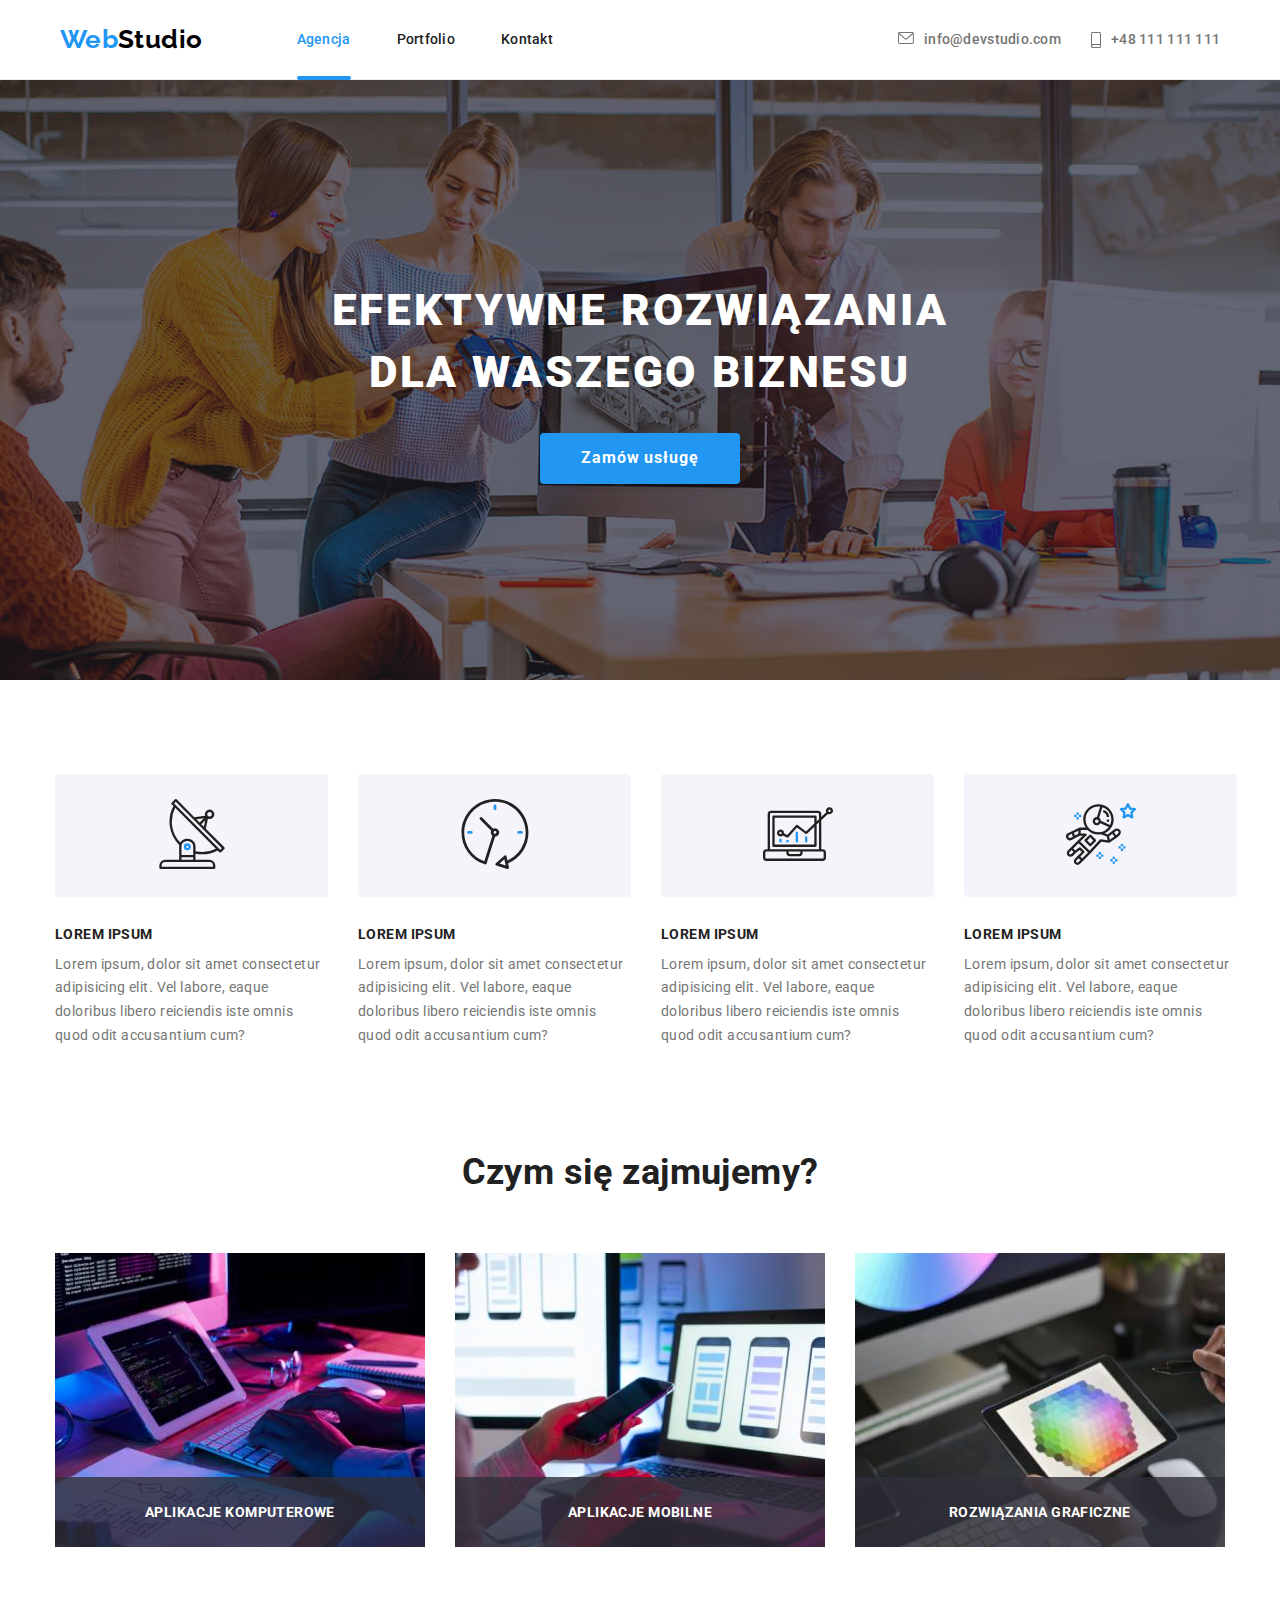
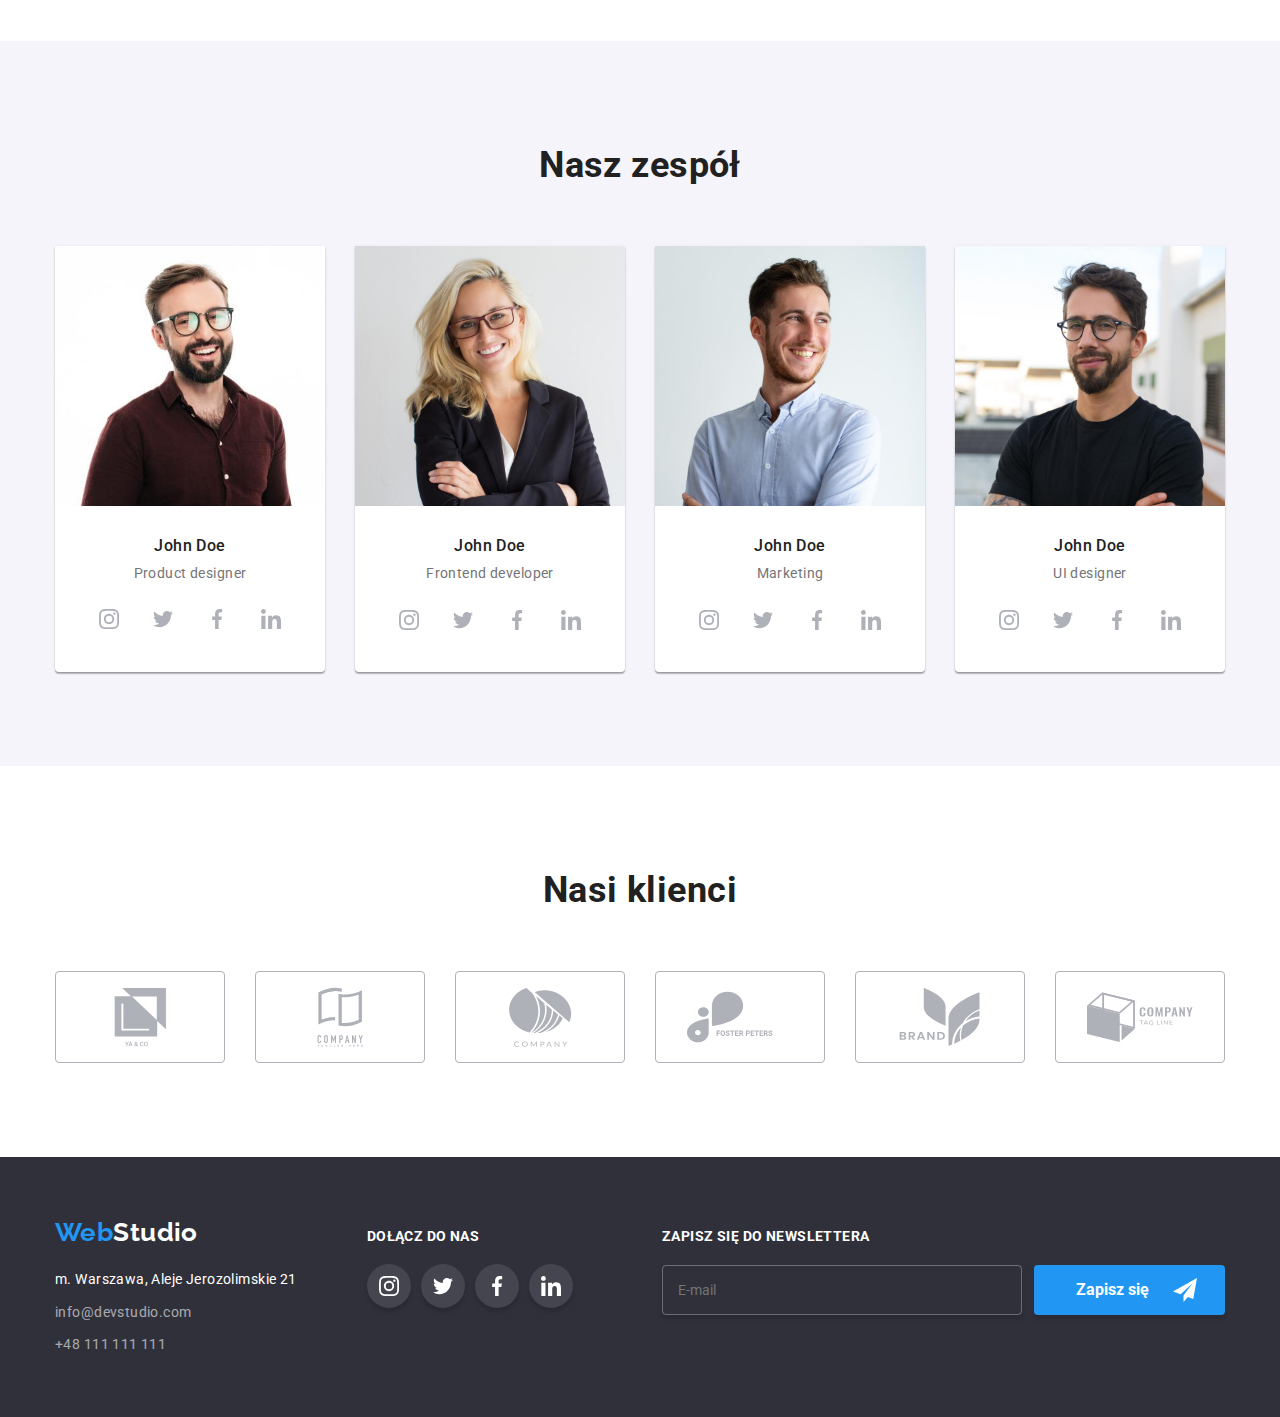
<file: index.html>
<!DOCTYPE html>
<html lang="pl">

<head>
  <meta charset="UTF-8" />
  <meta name="viewport" content="width=device-width, initial-scale=1.0" />
  <meta http-equiv="X-UA-Compatible" content="ie=edge" />
  <title>WebStudio</title>

  <!-- Google Fonts links -->
  <link rel="preconnect" href="https://fonts.googleapis.com" />
  <link rel="preconnect" href="https://fonts.gstatic.com" crossorigin />
  <link href="https://fonts.googleapis.com/css2?family=Raleway:wght@700&family=Roboto:wght@400;500;700;900&display=swap"
    rel="stylesheet" />
  <!-- End Google Fonts links -->
  <link rel="stylesheet"
    href="https://cdnjs.cloudflare.com/ajax/libs/modern-normalize/1.1.0/modern-normalize.min.css" />
  <!-- <link rel="stylesheet" href="./css/styles.css" /> -->
  <link rel="stylesheet" href="./css/main.min.css" />
</head>

<body>
  <!-- Top of the page -->
  <header class="header">
    <div class="container">
      <nav class="header__nav">
        <a href="./index.html" class="logo"><span class="logo--blue">Web</span>Studio</a>
        <ul class="header__links">
          <li><a href="./index.html"
              class="header__socials header__links--nav-blue header__links--is-active">Agencja</a></li>
          <li><a href="./portfolio.html" class="header__socials">Portfolio</a></li>
          <li><a href="#" class="header__socials">Kontakt</a></li>
        </ul>
        <div>
          <ul class="header__contact">
            <li class="header__icon-box">
              <a href="mailto:info@devstudio.com" class="header__socials header__contact-links"><svg width="16"
                  height="12" class="header__icon">
                  <use href="./images/icons.svg#icon-envelope"></use>
                </svg>info@devstudio.com</a>
            </li>
            <li class="header__icon-box">
              <a href="tel:+48111111111" class="header__socials header__contact-links"><svg width="10" height="16"
                  class="header__icon">
                  <use href="./images/icons.svg#icon-smartphone"></use>
                </svg>+48 111 111 111</a>
            </li>
          </ul>
        </div>
      </nav>
    </div>
  </header>

  <!-- End top of the page -->

  <main>
    <!-- Header -->
    <section class="hero-section">
      <div class="container">
        <h1 class="hero-section__header">Efektywne rozwiązania dla waszego biznesu</h1>
        <button type="button" class="hero-section__button" data-modal-open>Zamów usługę</button>
      </div>
      <!-- End header -->
    </section>
    <section class="section paragraphs">
      <!-- Paragraphs section -->
      <div class="container">
        <h2 class="visually-hidden">Nasze atuty</h2>
        <ul class="paragraphs__list">
          <li>
            <div class="paragraphs__icon-box">
              <svg class="paragraphs__icon" width="70px" height="70px">
                <use href="images/icons.svg#icon-antenna-1"></use>
              </svg>
            </div>
            <h3 class="paragraphs__header">Lorem ipsum</h3>
            <p class="paragraphs__small-paragraphs">
              Lorem ipsum, dolor sit amet consectetur adipisicing elit. Vel labore, eaque
              doloribus libero reiciendis iste omnis quod odit accusantium cum?
            </p>
          </li>
          <li>
            <div class="paragraphs__icon-box">
              <svg class="paragraphs__icon" width="70px" height="70px">
                <use href="images/icons.svg#icon-clock-1"></use>
              </svg>
            </div>
            <h3 class="paragraphs__header">Lorem ipsum</h3>
            <p class="paragraphs__small-paragraphs">
              Lorem ipsum, dolor sit amet consectetur adipisicing elit. Vel labore, eaque
              doloribus libero reiciendis iste omnis quod odit accusantium cum?
            </p>
          </li>
          <li>
            <div class="paragraphs__icon-box">
              <svg class="paragraphs__icon" width="70px" height="70px">
                <use href="images/icons.svg#icon-diagram-1"></use>
              </svg>
            </div>
            <h3 class="paragraphs__header">Lorem ipsum</h3>
            <p class="paragraphs__small-paragraphs">
              Lorem ipsum, dolor sit amet consectetur adipisicing elit. Vel labore, eaque
              doloribus libero reiciendis iste omnis quod odit accusantium cum?
            </p>
          </li>
          <li>
            <div class="paragraphs__icon-box">
              <svg class="paragraphs__icon" width="70px" height="70px">
                <use href="images/icons.svg#icon-astronaut-1"></use>
              </svg>
            </div>
            <h3 class="paragraphs__header">Lorem ipsum</h3>
            <p class="paragraphs__small-paragraphs">
              Lorem ipsum, dolor sit amet consectetur adipisicing elit. Vel labore, eaque
              doloribus libero reiciendis iste omnis quod odit accusantium cum?
            </p>
          </li>
        </ul>
      </div>
    </section>
    <!-- End paragraphs section -->

    <!-- 'What we do' section -->
    <section class="section">
      <div class="container">
        <h2 class="secondary-header">Czym się zajmujemy?</h2>
        <ul class="what-we-do">
          <li>
            <div class="what-we-do__overlay">
              <img src="images/keyboard.jpg" alt="Keyboard" width="370" />
              <p class="what-we-do__overlay-boxes">Aplikacje komputerowe</p>
            </div>
          </li>
          <li>
            <div class="what-we-do__overlay">
              <img src="images/phone.jpg" alt="Phone" width="370" />
              <p class="what-we-do__overlay-boxes">Aplikacje mobilne</p>
            </div>
          </li>
          <li>
            <div class="what-we-do__overlay">
              <img src="images/ipad.jpg" alt="iPad" width="370" />
              <p class="what-we-do__overlay-boxes">Rozwiązania graficzne</p>
            </div>
          </li>
        </ul>
      </div>
    </section>
    <!-- End 'what we do' section -->
    <section class="team section">
      <!-- 'Our team' section -->
      <div class="container">
        <h2 class="secondary-header">Nasz zespół</h2>
        <ul class="team__list">
          <li class="team__card">
            <img src="images/productdesigner.jpg" alt="Product designer" width="270" />
            <div class="team__box">
              <h3 class="team__name">John Doe</h3>
              <p class="team__profession">Product designer</p>
              <ul class="team__socials">
                <li class="team__socials-item">
                  <a href="#" class="team__social-link">
                    <svg width="20" height="20" class="team__social-icon">
                      <use href="./images/icons.svg#icon-instagram-2"></use>
                    </svg>
                  </a>
                </li>
                <li class="team__socials-item">
                  <a href="#" class="team__social-link">
                    <svg width="20" height="20" class="team__social-icon">
                      <use href="./images/icons.svg#icon-twitter-1"></use>
                    </svg>
                  </a>
                </li>
                <li class="team__socials-item">
                  <a href="#" class="team__social-link">
                    <svg width="20" height="20" class="team__social-icon">
                      <use href="./images/icons.svg#icon-facebook-1"></use>
                    </svg>
                  </a>
                </li>
                <li class="team__socials-item">
                  <a href="#" class="team__social-link">
                    <svg width="20" height="20" class="team__social-icon">
                      <use href="./images/icons.svg#icon-linkedin-1"></use>
                    </svg>
                  </a>
                </li>
              </ul>
            </div>
          </li>
          <li class="team__card">
            <img src="images/frontenddeveloper.jpg" alt="Frontend developer" width="270" />
            <div class="team__box">
              <h3 class="team__name">John Doe</h3>
              <p class="team__profession">Frontend developer</p>
              <ul class="team__socials">
                <li class="team__socials-item">
                  <a href="#" class="team__social-link">
                    <svg width="20" height="20" class="team__social-icon">
                      <use href="./images/icons.svg#icon-instagram-2"></use>
                    </svg>
                  </a>
                </li>
                <li class="team__socials-item">
                  <a href="#" class="team__social-link">
                    <svg width="20" height="20" class="team__social-icon">
                      <use href="./images/icons.svg#icon-twitter-1"></use>
                    </svg>
                  </a>
                </li>
                <li class="team__socials-item">
                  <a href="#" class="team__social-link">
                    <svg width="20" height="20" class="team__social-icon">
                      <use href="./images/icons.svg#icon-facebook-1"></use>
                    </svg>
                  </a>
                </li>
                <li class="team__socials-item">
                  <a href="#" class="team__social-link">
                    <svg width="20" height="20" class="team__social-icon">
                      <use href="./images/icons.svg#icon-linkedin-1"></use>
                    </svg>
                  </a>
                </li>
              </ul>
            </div>
          </li>
          <li class="team__card">
            <img src="images/marketing.jpg" alt="Marketing" width="270" />
            <div class="team__box">
              <h3 class="team__name">John Doe</h3>
              <p class="team__profession">Marketing</p>
              <ul class="team__socials">
                <li class="team__socials-item">
                  <a href="#" class="team__social-link">
                    <svg width="20" height="20" class="team__social-icon">
                      <use href="./images/icons.svg#icon-instagram-2"></use>
                    </svg>
                  </a>
                </li>
                <li class="team__socials-item">
                  <a href="#" class="team__social-link">
                    <svg width="20" height="20" class="team__social-icon">
                      <use href="./images/icons.svg#icon-twitter-1"></use>
                    </svg>
                  </a>
                </li>
                <li class="team__socials-item">
                  <a href="#" class="team__social-link">
                    <svg width="20" height="20" class="team__social-icon">
                      <use href="./images/icons.svg#icon-facebook-1"></use>
                    </svg>
                  </a>
                </li>
                <li class="team__socials-item">
                  <a href="#" class="team__social-link">
                    <svg width="20" height="20" class="team__social-icon">
                      <use href="./images/icons.svg#icon-linkedin-1"></use>
                    </svg>
                  </a>
                </li>
              </ul>
            </div>
          </li>
          <li class="team__card">
            <img src="images/uidesigner.jpg" alt="UI designer" width="270" />
            <div class="team__box">
              <h3 class="team__name">John Doe</h3>
              <p class="team__profession">UI designer</p>
              <ul class="team__socials">
                <li class="team__socials-item">
                  <a href="#" class="team__social-link">
                    <svg width="20" height="20" class="team__social-icon">
                      <use href="./images/icons.svg#icon-instagram-2"></use>
                    </svg>
                  </a>
                </li>
                <li class="team__socials-item">
                  <a href="#" class="team__social-link">
                    <svg width="20" height="20" class="team__social-icon">
                      <use href="./images/icons.svg#icon-twitter-1"></use>
                    </svg>
                  </a>
                </li>
                <li class="team__socials-item">
                  <a href="#" class="team__social-link">
                    <svg width="20" height="20" class="team__social-icon">
                      <use href="./images/icons.svg#icon-facebook-1"></use>
                    </svg>
                  </a>
                </li>
                <li class="team__socials-item">
                  <a href="#" class="team__social-link">
                    <svg width="20" height="20" class="team__social-icon">
                      <use href="./images/icons.svg#icon-linkedin-1"></use>
                    </svg>
                  </a>
                </li>
              </ul>
            </div>
          </li>
        </ul>
      </div>
    </section>
    <section class="section">
      <div class="container">
        <h2 class="secondary-header">Nasi klienci</h2>
        <ul class="clients">
          <li class="clients__item">
            <a href="#" class="clients__icon-link"><svg width="106" height="60" class="clients__icon">
                <use href="./images/icons.svg#icon-client-1"></use>
              </svg></a>
          </li>
          <li class="clients__item">
            <a href="#" class="clients__icon-link"><svg width="106" height="60" class="clients__icon">
                <use href="./images/icons.svg#icon-client-2"></use>
              </svg></a>
          </li>
          <li class="clients__item">
            <a href="#" class="clients__icon-link"><svg width="106" height="60" class="clients__icon">
                <use href="./images/icons.svg#icon-client-3"></use>
              </svg></a>
          </li>
          <li class="clients__item">
            <a href="#" class="clients__icon-link"><svg width="106" height="60" class="clients__icon">
                <use href="./images/icons.svg#icon-client-4"></use>
              </svg></a>
          </li>
          <li class="clients__item">
            <a href="#" class="clients__icon-link"><svg width="106" height="60" class="clients__icon">
                <use href="./images/icons.svg#icon-client-5"></use>
              </svg></a>
          </li>
          <li class="clients__item">
            <a href="#" class="clients__icon-link"><svg width="106" height="60" class="clients__icon">
                <use href="./images/icons.svg#icon-client-6"></use>
              </svg></a>
          </li>
        </ul>
      </div>
    </section>
    <!-- End 'our team' section -->
  </main>
  <footer class="footer">
    <!-- Footer -->
    <div class="container">
      <div>
        <a href="index.html" class="logo footer-logo"><span class="logo--blue">Web</span><span
            class="logo--white">Studio</span></a>
        <address>
          <ul class="footer__list">
            <li class="footer__item">
              <a href="https://goo.gl/maps/FoN4GqAtt9caBdG7A" target="_blank"
                class="footer__social-link footer__social-link--map">m.
                Warszawa, Aleje Jerozolimskie 21</a>
            </li>
            <li class="footer__item">
              <a href="mailto:info@devstudio.com"
                class="footer__social-link footer__social-link--gray">info@devstudio.com</a>
            </li>
            <li class="footer__item">
              <a href="tel:+48111111111" class="footer__social-link footer__social-link--gray">+48 111 111 111</a>
            </li>
          </ul>
        </address>
      </div>
      <div class="footer-button">
        <p>Dołącz do nas</p>
        <ul class="footer-button__list">
          <li class="footer-button__item">
            <a href="#" class="footer-button__link"><svg height="20" width="20" class="footer-button__button">
                <use href="./images/icons.svg#icon-instagram-2"></use>
              </svg></a>
          </li>
          <li class="footer-button__item">
            <a href="#" class="footer-button__link"><svg height="20" width="20" class="footer-button__button">
                <use href="./images/icons.svg#icon-twitter-1"></use>
              </svg></a>
          </li>
          <li class="footer-button__item">
            <a href="#" class="footer-button__link"><svg height="20" width="20" class="footer-button__button">
                <use href="./images/icons.svg#icon-facebook-1"></use>
              </svg></a>
          </li>
          <li class="footer-button__item">
            <a href="#" class="footer-button__link"><svg height="20" width="20" class="footer-button__button">
                <use href="./images/icons.svg#icon-linkedin-1"></use>
              </svg></a>
          </li>
        </ul>
      </div>
      <form class="newsletter">
        <label>
          Zapisz się do newslettera
        </label>
        <div class="newsletter__box">
          <input type="email" name="email" placeholder="E-mail" />
          <button type="submit" class="newsletter__button">Zapisz się<svg width="24" height="24">
              <use href="./images/icons.svg#icon-airplane"></use>
            </svg></button>
        </div>
      </form>
    </div>
    <!-- End footer -->
  </footer>
  <!-- Modal -->
  <div class="modal is-hidden" data-modal="">
    <div class="modal__window">
      <button type="button" class="modal__close-button" data-modal-close>
        <svg height="18" width="18" class="modal__close-icon">
          <use href="./images/icons.svg#icon-exit-cross"></use>
        </svg>
      </button>
      <div class="modal-form">
        <p>Zostaw swoje dane w formularzu poniżej</p>
        <form class="modal-form__form">
          <div class="modal-form__input-box">
            <label class="modal-form__label">
              Imię
              <input type="text" name="name" required class="modal-form__input" /><svg width="18" height="18"
                class="modal-form__icon">
                <use href="./images/icons.svg#icon-person-forms"></use>
              </svg></label>
          </div>
          <div class="modal-form__input-box">
            <label class="modal-form__label">
              Telefon
              <input type="tel" name="phone" required class="modal-form__input" /><svg width="18" height="18"
                class="modal-form__icon">
                <use href="./images/icons.svg#icon-phone-forms"></use>
              </svg></label>
          </div>
          <div class="modal-form__input-box">
            <label class="modal-form__label">
              E-mail
              <input type="text" name="email" required class="modal-form__input" /><svg width="18" height="18"
                class="modal-form__icon">
                <use href="./images/icons.svg#icon-email-forms"></use>
              </svg></label>
          </div>
          <div class="modal-form__input-box">
            <label class="modal-form__label">
              Komentarz
              <textarea name="comment" placeholder="Wprowadź tekst" rows="5"
                class="modal-form__input"></textarea></label>
          </div>
          <div class="modal__policy">
            <label class="check option">
              <input class="check__input" type="checkbox" value="accept-rules">
              <span class="check__box"></span>
              <span class="modal__policy-statement">
                Oświadczam, iż akceptuję <a href="#" target="_blank" class="modal__policy-rules--link"> Regulamin</a> i
                <a href="#" target="_blank" class="modal__policy-rules--link"> Politykę Prywatności</a>.
              </span></label>
          </div>
          <button type="submit" class="modal__submit-button">Wyślij</button>
        </form>
      </div>
    </div>
  </div>

  <script src="./js/modal.js"></script>

</body>

</html>
</file>
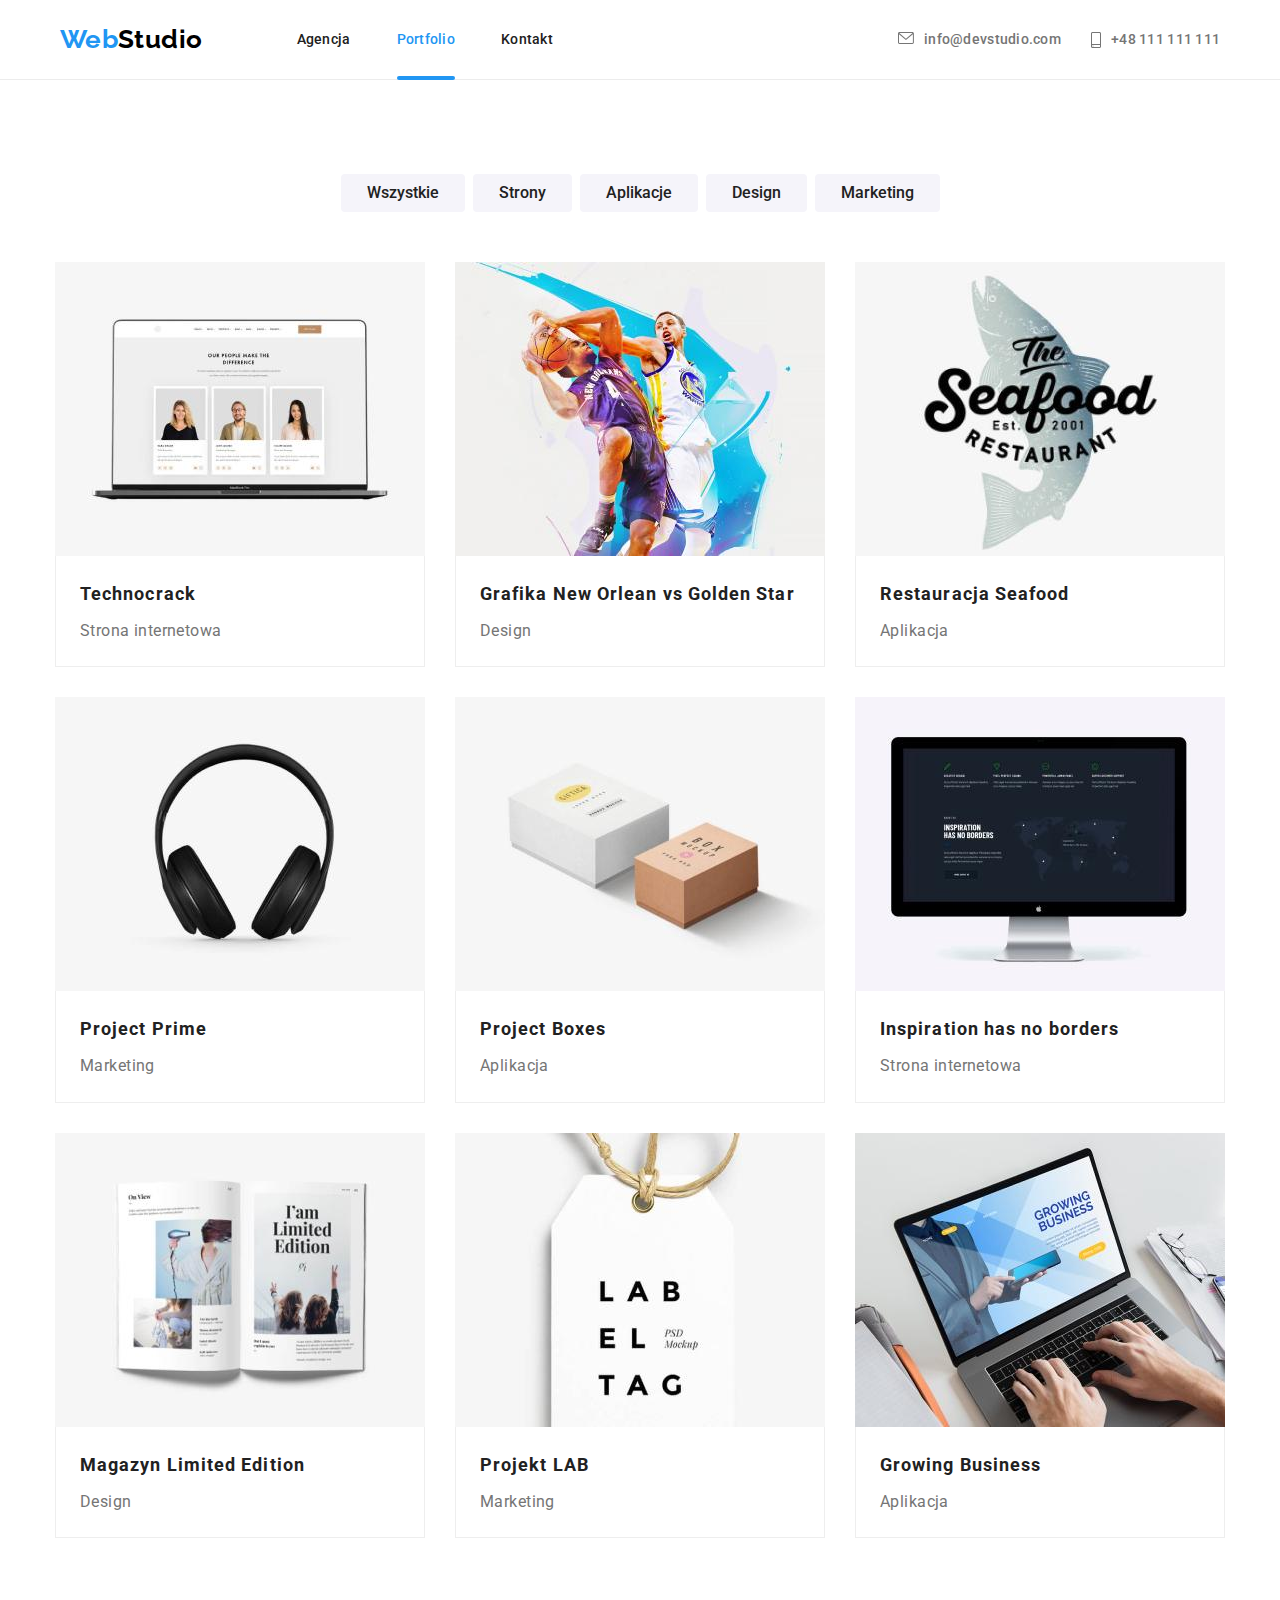
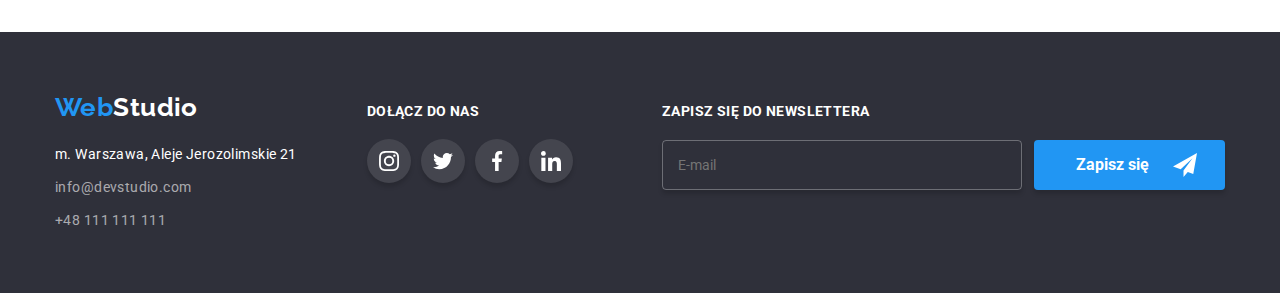
<file: portfolio.html>
<!DOCTYPE html>
<html lang="pl">

<head>
  <meta charset="UTF-8" />
  <meta name="viewport" content="width=device-width, initial-scale=1.0" />
  <meta http-equiv="X-UA-Compatible" content="ie=edge" />
  <title>Portfolio</title>

  <!-- Google Fonts links -->
  <link rel="preconnect" href="https://fonts.googleapis.com" />
  <link rel="preconnect" href="https://fonts.gstatic.com" crossorigin />
  <link href="https://fonts.googleapis.com/css2?family=Raleway:wght@700&family=Roboto:wght@400;500;700;900&display=swap"
    rel="stylesheet" />
  <!-- End Google Fonts links -->
  <link rel="stylesheet"
    href="https://cdnjs.cloudflare.com/ajax/libs/modern-normalize/1.0.0/modern-normalize.min.css" />
  <!-- <link rel="stylesheet" href="./css/styles.css" />-->
  <link rel="stylesheet" href="./css/main.min.css" />
</head>

<body>
  <!-- Top of the page -->
  <header class="header">
    <div class="container">
      <nav class="header__nav">
        <a href="./index.html" class="logo"><span class="logo--blue">Web</span>Studio</a>
        <ul class="header__links">
          <li><a href="./index.html" class="header__socials">Agencja</a>
          </li>
          <li><a href="./portfolio.html"
              class="header__socials header__links--nav-blue header__links--is-active">Portfolio</a></li>
          <li><a href="#" class="header__socials">Kontakt</a></li>
        </ul>
        <div>
          <ul class="header__contact">
            <li class="header__icon-box">
              <a href="mailto:info@devstudio.com" class="header__socials header__contact-links"><svg width="16"
                  height="12" class="header__icon">
                  <use href="./images/icons.svg#icon-envelope"></use>
                </svg>info@devstudio.com</a>
            </li>
            <li class="header__icon-box">
              <a href="tel:+48111111111" class="header__socials header__contact-links"><svg width="10" height="16"
                  class="header__icon">
                  <use href="./images/icons.svg#icon-smartphone"></use>
                </svg>+48 111 111 111</a>
            </li>
          </ul>
        </div>
      </nav>
    </div>
  </header>


  <!-- End top of the page -->

  <main>
    <!-- Button section-->
    <section class="section">
      <h1 class="visually-hidden">Something to hide</h1>
      <div class="container">
        <ul class="filters">
          <li><button type="button" class="filters__button">Wszystkie</button></li>
          <li><button type="button" class="filters__button">Strony</button></li>
          <li><button type="button" class="filters__button">Aplikacje</button></li>
          <li><button type="button" class="filters__button">Design</button></li>
          <li><button type="button" class="filters__button">Marketing</button></li>
        </ul>
        <!-- End button section -->

        <!-- Projects section -->
        <ul class="projects">
          <li>
            <a href="#" class="projects__link">
              <div class="projects__box-overlay">
                <img src="./images/Technocrack.jpg" alt="Website" width="370" />
                <div class="projects__overlay">
                  <p>Technocrack jest popularną platformą wykorzystywaną do rozpowszechniania koronawirusa. Firmy
                    wykorzystują tę platformę
                    do celów szpiegowskich i ataków na niezabezpieczone serwery konkurencji.</p>
                </div>
              </div>
              <div class="projects__box">
                <h3 class="projects__name">Technocrack</h3>
                <p class="projects__category">Strona internetowa</p>
              </div>
            </a>
          </li>
          <li>
            <a href="#" class="projects__link">
              <div class="projects__box-overlay">
                <img src="./images/GrafikaNewOrleanVsGoldenStar.jpg" alt="Basketball players" width="370" />
                <div class="projects__overlay">
                  <p>Technocrack jest popularną platformą wykorzystywaną do rozpowszechniania koronawirusa. Firmy
                    wykorzystują tę platformę
                    do celów szpiegowskich i ataków na niezabezpieczone serwery konkurencji.</p>
                </div>
              </div>
              <div class="projects__box">
                <h3 class="projects__name">Grafika New Orlean vs Golden Star</h3>
                <p class="projects__category">Design</p>
              </div>
            </a>
          </li>
          <li>
            <a href="#" class="projects__link">
              <div class="projects__box-overlay">
                <img src="./images/RestauracjaSeafood.jpg" alt="Seafood restaurant logo" width="370" />
                <div class="projects__overlay">
                  <p>Technocrack jest popularną platformą wykorzystywaną do rozpowszechniania koronawirusa. Firmy
                    wykorzystują tę platformę
                    do celów szpiegowskich i ataków na niezabezpieczone serwery konkurencji.</p>
                </div>
              </div>
              <div class="projects__box">
                <h3 class="projects__name">Restauracja Seafood</h3>
                <p class="projects__category">Aplikacja</p>
              </div>
            </a>
          </li>
          <li>
            <a href="#" class="projects__link">
              <div class="projects__box-overlay">
                <img src="./images/ProjektPrime.jpg" alt="Headphones" width="370" />
                <div class="projects__overlay">
                  <p>Technocrack jest popularną platformą wykorzystywaną do rozpowszechniania koronawirusa. Firmy
                    wykorzystują tę platformę
                    do celów szpiegowskich i ataków na niezabezpieczone serwery konkurencji.</p>
                </div>
              </div>
              <div class="projects__box">
                <h3 class="projects__name">Project Prime</h3>
                <p class="projects__category">Marketing</p>
              </div>
            </a>
          </li>
          <li>
            <a href="#" class="projects__link">
              <div class="projects__box-overlay">
                <img src="./images/ProjektBoxes.jpg" alt="Boxes" width="370" />
                <div class="projects__overlay">
                  <p>Technocrack jest popularną platformą wykorzystywaną do rozpowszechniania koronawirusa. Firmy
                    wykorzystują tę platformę
                    do celów szpiegowskich i ataków na niezabezpieczone serwery konkurencji.</p>
                </div>
              </div>
              <div class="projects__box">
                <h3 class="projects__name">Project Boxes</h3>
                <p class="projects__category">Aplikacja</p>
              </div>
            </a>
          </li>
          <li>
            <a href="#" class="projects__link">
              <div class="projects__box-overlay">
                <img src="./images/InspirationHasNoBorders.jpg" alt="Website" width="370" />
                <div class="projects__overlay">
                  <p>Technocrack jest popularną platformą wykorzystywaną do rozpowszechniania koronawirusa. Firmy
                    wykorzystują tę platformę
                    do celów szpiegowskich i ataków na niezabezpieczone serwery konkurencji.</p>
                </div>
              </div>
              <div class="projects__box">
                <h3 class="projects__name">Inspiration has no borders</h3>
                <p class="projects__category">Strona internetowa</p>
              </div>
            </a>
          </li>
          <li>
            <a href="#" class="projects__link">
              <div class="projects__box-overlay">
                <img src="./images/MagazynLimitedEdition.jpg" alt="Design oriented magazine" width="370" />
                <div class="projects__overlay">
                  <p>Technocrack jest popularną platformą wykorzystywaną do rozpowszechniania koronawirusa. Firmy
                    wykorzystują tę platformę
                    do celów szpiegowskich i ataków na niezabezpieczone serwery konkurencji.</p>
                </div>
              </div>
              <div class="projects__box">
                <h3 class="projects__name">Magazyn Limited Edition</h3>
                <p class="projects__category">Design</p>
              </div>
            </a>
          </li>
          <li>
            <a href="#" class="projects__link">
              <div class="projects__box-overlay">
                <img src="./images/ProjektLAB.jpg" alt="Labels" width="370" />
                <div class="projects__overlay">
                  <p>Technocrack jest popularną platformą wykorzystywaną do rozpowszechniania koronawirusa. Firmy
                    wykorzystują tę platformę
                    do celów szpiegowskich i ataków na niezabezpieczone serwery konkurencji.</p>
                </div>
              </div>
              <div class="projects__box">
                <h3 class="projects__name">Projekt LAB</h3>
                <p class="projects__category">Marketing</p>
              </div>
            </a>
          </li>
          <li>
            <a href="#" class="projects__link">
              <div class="projects__box-overlay">
                <img src="./images/GrowingBusiness.jpg" alt="Growing Business Website" width="370" />
                <div class="projects__overlay">
                  <p>Technocrack jest popularną platformą wykorzystywaną do rozpowszechniania koronawirusa. Firmy
                    wykorzystują tę platformę
                    do celów szpiegowskich i ataków na niezabezpieczone serwery konkurencji.</p>
                </div>
              </div>
              <div class="projects__box">
                <h3 class="projects__name">Growing Business</h3>
                <p class="projects__category">Aplikacja</p>
              </div>
            </a>
          </li>
        </ul>
      </div>
      <!-- End projects section -->
    </section>
  </main>
  <footer class="footer">
    <!-- Footer -->
    <div class="container">
      <div>
        <a href="index.html" class="logo footer-logo"><span class="logo--blue">Web</span><span
            class="logo--white">Studio</span></a>
        <address>
          <ul class="footer__list">
            <li class="footer__item">
              <a href="https://goo.gl/maps/FoN4GqAtt9caBdG7A" target="_blank"
                class="footer__social-link footer__social-link--map">m.
                Warszawa, Aleje Jerozolimskie 21</a>
            </li>
            <li class="footer__item">
              <a href="mailto:info@devstudio.com"
                class="footer__social-link footer__social-link--gray">info@devstudio.com</a>
            </li>
            <li class="footer__item">
              <a href="tel:+48111111111" class="footer__social-link footer__social-link--gray">+48 111 111 111</a>
            </li>
          </ul>
        </address>
      </div>
      <div class="footer-button">
        <p>Dołącz do nas</p>
        <ul class="footer-button__list">
          <li class="footer-button-item">
            <a href="#" class="footer-button__link"><svg height="20" width="20" class="footer-button__button">
                <use href="./images/icons.svg#icon-instagram-2"></use>
              </svg></a>
          </li>
          <li class="footer-button__item">
            <a href="#" class="footer-button__link"><svg height="20" width="20" class="footer-button__button">
                <use href="./images/icons.svg#icon-twitter-1"></use>
              </svg></a>
          </li>
          <li class="footer-button__item">
            <a href="#" class="footer-button__link"><svg height="20" width="20" class="footer-button__button">
                <use href="./images/icons.svg#icon-facebook-1"></use>
              </svg></a>
          </li>
          <li class="footer-button__item">
            <a href="#" class="footer-button__link"><svg height="20" width="20" class="footer-button__button">
                <use href="./images/icons.svg#icon-linkedin-1"></use>
              </svg></a>
          </li>
        </ul>
      </div>
      <form class="newsletter">
        <label>
          Zapisz się do newslettera
        </label>
        <div class="newsletter__box">
          <input type="email" name="email" placeholder="E-mail" />
          <button type="submit" class="newsletter__button">Zapisz się<svg width="24" height="24">
              <use href="./images/icons.svg#icon-airplane"></use>
            </svg></button>
        </div>
      </form>
    </div>
    <!-- End footer -->
  </footer>
</body>

</html>
</file>
<file: css/styles.css>
:root {
  --main-text-color: #212121;
  --small-text-color: #757575;
  --modal-placeholder-color: #75757580;
  --secondary-color: #ffffff;
  --secondary-color-transparent: #ffffff99;
  --logo-color: #000000;
  --background-dark: #2f303a;
  --background-gray-transparent: #2f303acc;
  --background-color-gradient: #2f303a66;
  --accent-color: #2196f3;
  --accent-color-transparent: #2196f3e5;
  --very-light-gray-background: #f5f4fa;
  --line-color: #ececec;
  --inactive-icon-color: #afb1b8;
  --inactive-footer-button-color: #ffffff1a;
  --card-border-color: #eeeeee;
  --close-button-border: #0000001a;
  --backdrop-color: #00000033;
  --modal-input-border: #21212133;
  --main-font: 'Roboto', sans-serif;
  --transition-kit: 250ms cubic-bezier(0.4, 0, 0.2, 1);
}
* {
  margin: 0;
  padding: 0;
  outline: none;
}
body {
  background-color: var(--secondary-color);
  font-family: var(--main-font);
  color: var(--main-text-color);
  font-size: 14px;
  letter-spacing: 0.03em;
}
a {
  text-decoration: none;
}
h1,
h2,
h3,
h4,
h5,
h6,
p {
  margin: 0;
}
img {
  display: block;
  max-width: 100%;
  height: auto;
}
ul {
  list-style: none;
  padding-left: 0;
  margin: 0;
}
button {
  display: block;
  cursor: pointer;
  border: none;
  border-radius: 4px;
}
.section {
  padding-top: 94px;
  padding-bottom: 94px;
}
.container {
  max-width: 1200px;
  margin: 0 auto;
  padding: 0 15px;
}
.visually-hidden {
  position: absolute;
  width: 1px;
  height: 1px;
  margin: -1px;
  border: 0;
  padding: 0;

  white-space: nowrap;
  clip-path: inset(100%);
  clip: rect(0 0 0 0);
  overflow: hidden;
}

/* Top of the page */
.header {
  display: flex;
  align-items: center;
  border-bottom: 1px solid var(--line-color);
}
.logo {
  font-family: 'Raleway';
  font-style: normal;
  font-weight: 700;
  font-size: 26px;
  line-height: 1.2;
  color: var(--logo-color);
  text-decoration: none;
  padding: 24px 0;
}
.logo--blue {
  color: var(--accent-color);
}
.header__nav {
  margin-left: auto;
  display: flex;
  align-items: center;
}
.header__nav:not(:last-child) {
  margin-right: 43px;
}
.header__links {
  margin-left: 94px;
  margin-right: 345px;
  gap: 0 46px;
  display: flex;
}
.header__contact {
  margin-left: 0;
  display: flex;
  gap: 30px;
}
.header__socials {
  font-weight: 500;
  line-height: 1.1;
  letter-spacing: 0.02em;
  color: var(--main-text-color);
  text-decoration: none;
  display: flex;
  transition: color var(--transition-kit);
}
.header__contact-links {
  color: var(--small-text-color);
}
.header__socials:visited {
  color: inherit;
}
.header__socials:hover,
.header__socials:focus,
.footer__social-link--map:hover,
.footer__social-link--gray:hover,
.footer__social-link--map:focus,
.footer__social-link--gray:focus {
  color: var(--accent-color);
}
.header__links--nav-blue {
  position: relative;
}
.header__socials.header__links--is-active {
  color: var(--accent-color);
}
.header__links--is-active::after {  
  content: '';
  position: absolute;
  bottom: -33px;
  left: 0;
  width: 100%;
  height: 4px;
  border-radius: 2px;
  background-color: var(--accent-color);
}
.header__icon-box {
  display: flex;
}
.header__icon:hover {
fill: var(--accent-color);
color: var(--accent-color);
}
.header__icon {
vertical-align: middle;
margin-right: 10px;
fill: currentColor;
}
/* End top of the page */

/* Header */
.hero-section {
  padding: 200px 0;
  text-align: center;
  background-color: var(--background-dark);
  background-image: linear-gradient(
      var(--background-color-gradient),
      var(--background-color-gradient)
    ),
    url('../images/backgroundimage.jpg');
  background-repeat: no-repeat;
  background-position: center;
  margin: 0 auto;
  max-width: 1600px;
  height: 600px;
}
.hero-section__header {
  font-size: 44px;
  font-weight: 900;
  line-height: 1.4;
  letter-spacing: 0.06em;
  color: var(--secondary-color);
  text-transform: uppercase;
  text-align: center;
  margin: 0 auto;
  margin-bottom: 30px;
  width: 696px;
}
.hero-section__button {
  background-color: var(--accent-color);
  font-size: 16px;
  font-weight: 700;
  line-height: 1.9;
  color: var(--secondary-color);
  text-align: center;
  letter-spacing: 0.06em;
  border: none;
  box-shadow: 0px 4px 4px rgba(0, 0, 0, 0.15);
  cursor: pointer;
  font-family: inherit;
  padding: 10px 41px;
  justify-content: center;
  align-items: center;
  margin: 0 auto;
}

/* End header */

/* Paragraphs section */
.paragraphs {
  padding-bottom: 0;
}
.paragraphs__icon-box {
  padding: 25px 101.5px;
  background-color: var(--very-light-gray-background);
  border-radius: 4px;
  margin-bottom: 30px;
}
.paragraphs__header {
  font-weight: 700;
  font-size: 14px;
  line-height: 1.1;
  text-transform: uppercase;
  margin-bottom: 10px;
}
.paragraphs__small-paragraphs {
  line-height: 1.7;
  color: var(--small-text-color);
}

/* End paragraphs section */

/* 'What we do' section */
.secondary-header {
  font-weight: 700;
  font-size: 36px;
  line-height: 1.7;
  letter-spacing: 0.03em;
  text-align: center;
  margin-bottom: 50px;
}
.what-we-do__overlay {
  position:relative;
  overflow: hidden;
}
.what-we-do__overlay-boxes {
position: absolute;
width: 370px;
height: 70px;
left: 0;
bottom: 0;
background-color: var(--background-gray-transparent);
text-transform: uppercase;
line-height: 1.2;
font-weight: 700;
color: var(--secondary-color);
display: flex;
align-items: center;
justify-content: center;
}

/* End 'what we do' section */

/* 'Our team' section */
.team {
  background-color: var(--very-light-gray-background);
}
.team__box {
  padding: 30px 0;
}
.team__name {
  font-weight: 500;
  font-size: 16px;
  line-height: 1.2;
  text-align: center;
}
.team__profession {
  font-size: 16px;
  line-height: 1.2;
  color: var(--small-text-color);
  margin-top: 10px;
  margin-bottom: 16px;
  text-align: center;
}
.team__card {
  max-width: 270px;
  background-color: var(--secondary-color);
  box-shadow: 0px 1px 3px rgba(0, 0, 0, 0.12), 0px 1px 1px rgba(0, 0, 0, 0.14),
    0px 2px 1px rgba(0, 0, 0, 0.2);
  border-radius: 0px 0px 4px 4px;
}
.team__socials {
  gap: 10px;
  display: flex;
  justify-content: center;
}
.team__social-icon {
  fill: currentColor;
}
.team__social-link {
  width: 44px;
  height: 44px;;
  display: flex;
  align-items: center;
  justify-content: center;
  color: var(--inactive-icon-color);
  border-radius: 50%;
  transition: color var(--transition-kit), background-color var(--transition-kit);
}
.team__social-link:hover, .team__social-link:focus {
  background-color: var(--accent-color);
  color: var(--secondary-color);
}

/* End 'our team' section */

/* "Our clients' section */
.clients__icon-link {
  width: 170px;
  height: 92px;
  display: flex;
  justify-content: center;
  align-items: center;
  color: var(--inactive-icon-color);
  border-radius: 4px;
  border: 1px solid currentColor;
  transition: color var(--transition-kit), border var(--transition-kit);
}
.clients__icon {
  fill: currentColor;
}
.clients__item:last-child {
  margin-right: 0;
}
.clients__icon-link:hover, .clients__icon-link:focus {
  color: var(--accent-color);
}

/* End 'our clients' section */

/* Button section */
.filters__button {
  background-color: var(--very-light-gray-background);
  border: none;
  padding: 6px 26px;
  font-size: 16px;
  font-weight: 500;
  letter-spacing: 0.03em;
  line-height: 1.6;
  color: var(--main-text-color);
  transition: box-shadow var(--transition-kit), 
  color var(--transition-kit), 
  background-color var(--transition-kit);
}
.filters__button:hover,
.filters__button:focus {
  background-color: var(--accent-color);
  color: var(--secondary-color);
  box-shadow: 0px 3px 1px rgba(0, 0, 0, 0.1), 0px 1px 2px rgba(0, 0, 0, 0.08),
    0px 2px 2px rgba(0, 0, 0, 0.12);
}
.filters {
  justify-content: center;
  gap: 8px;
  display: flex;
  margin-bottom: 50px;
}

/* End buttons section */

/* Projects section */
.projects {
  display: flex;
  flex-wrap: wrap;
  gap: 30px;
}
.projects__link {
  transition: box-shadow var(--transition-kit);
}
.projects__link:hover, 
.projects__link:focus {
  display: block;
  box-shadow: 0px 1px 1px rgba(0, 0, 0, 0.12), 0px 4px 4px rgba(0, 0, 0, 0.06),
    1px 4px 6px rgba(0, 0, 0, 0.16);
}
.projects__box {
  border: 1px var(--card-border-color) solid;
  border-top: 0;
  padding: 20px 24px;
}
.projects__name {
  font-weight: 700;
  font-size: 18px;
  line-height: 2;
  letter-spacing: 0.06em;
  margin-bottom: 4px;
  color: var(--main-text-color);
}
.projects__category {
  font-size: 16px;
  line-height: 1.9;
  color: var(--small-text-color);
}
.projects__box-overlay {
  position: relative;
  overflow: hidden;
}
.projects__overlay {
  position: absolute;
  top: 0;
  left: 0;
  background-color: var(--accent-color-transparent);
  color: var(--secondary-color);
  font-size: 18px;
  line-height: 1.6;
  padding: 49px 45px 49px 24px;
  transform: translateY(100%);
  transition: transform var(--transition-kit);
}
.projects__link:hover .projects__overlay, 
.projects__link:focus .projects__overlay {
  transform: translateY(0);
}

/* End projects section */

/* Flex-settings */
.flex, .paragraphs__list, .what-we-do, .team__list, .clients {
  display: flex;
  gap: 30px;
}
.flex-wrap {
  display: flex;
  flex-wrap: wrap;
  gap: 30px;
}

/* Footer */
.footer {
  background-color: var(--background-dark);
  padding: 60px 0;
}
.logo--white {
  color: var(--secondary-color);
}
.footer-logo {
  padding-left: 0;
}
address {
  margin-top: 20px;
  font-style: normal;
}
.footer__item:not(:last-child) {
  margin-bottom: 9px;
}
.footer__social-link {
  font-style: normal;
  text-decoration: none;
  line-height: 1.7;
  transition: color var(--transition-kit);
}
.footer__social-link:hover, .footer__social-link:focus {
  color: var(--accent-color);
}
.footer__social-link--map {
  color: var(--secondary-color);
}
.footer__social-link--gray {
  color: var(--secondary-color-transparent);
}
.footer .container {
  display: flex;
  align-items: baseline;
}
.footer-button {
  margin-left: 70px;
}
.footer-button > p {
  color: var(--secondary-color);
  font-weight: 700;
  text-transform: uppercase;
  margin-bottom: 20px;
}
.footer-button__list {
  display: flex;
  gap: 10px;
}
.footer-button__link {
  background-color: var(--inactive-footer-button-color);
  border-radius: 50%;
  width: 44px;
  height: 44px;
  padding: 12px;
  display: flex;
  justify-content: center;
  align-items: center;
  transition: background-color var(--transition-kit);
  box-shadow: 0px 4px 4px 0px #00000026;
}
.footer-button__button {
  fill: var(--secondary-color);
}
.footer-button__link:hover, .footer-button__link:focus{
  background-color: var(--accent-color);
}
.newsletter {
  margin-left: auto;
}
.newsletter > label {
text-transform: uppercase;
font-weight: 700;
line-height: 1.2;
color: var(--secondary-color);
}
.newsletter__box {
  display: flex;
  margin-top: 20px;
  gap: 12px;
}
.newsletter__box > input {
  background-color: transparent;
  box-shadow: 0px 4px 4px 0px #00000026;
  border: 1px solid #FFFFFF4D;
  border-radius: 4px;
  color: var(--secondary-color-transparent);
  line-height: 1.3;
  padding: 15px;
  width: 360px;
  outline: none;
  transition: border var(--transition-kit);
}
.newsletter__box > input:focus {
  border: 1px solid var(--accent-color);
}
.newsletter__button {
  background-color: var(--accent-color);
  color: var(--secondary-color);
  font-weight: 700;
  font-size: 16px;
  line-height: 1.9;
  padding: 10px 28px 10px 42px;
  display: flex;
  align-items: center;
  box-shadow: 0px 4px 4px 0px #00000026;
}
.newsletter__button > svg {
  fill: var(--secondary-color);
  margin-left: 24px;
}
/* End footer */

/* Modal */
.modal {
  position: fixed;
  top: 0;
  left: 0;
  width: 100%;
  height: 100%;
  display: flex;
  justify-content: center;
  align-items: center;
  background-color: var(--backdrop-color);
  z-index: 1;
}
 .is-hidden {
  opacity: 0;
  visibility: hidden;
  transition: var(--transition-kit);
  pointer-events: none;
}
.modal__window {
  position: relative;
  width: 528px;
  height: 581px;
  border-radius: 4px;
  background-color: var(--secondary-color);
  transition: var(--transition-kit);
  box-shadow: 0px 2px 1px 0px #00000033;
  box-shadow: 0px 1px 1px 0px #00000024;
  box-shadow: 0px 1px 3px 0px #0000001F;
  text-align: center;
}
.modal__close-button {
  position: absolute;
  right: 8px;
  top: 8px;
  padding: 6px;
  border: 1px solid var(--close-button-border);
  border-radius: 50%;
  background-color: var(--secondary-color);
  cursor: pointer;
}
.modal__close-icon {
  display: block;
}
.is-hidden .modal__window {
  transform: scale(0.5);
}
.modal-form {
  padding: 40px;
}
.modal-form p {
  font-size: 20px;
  font-weight: 700;
  margin-bottom: 12px;
}
.modal-form__form {
  display: flex;
  flex-direction: column;
  text-align: center;
} 
.modal-form__input-box {
  margin-bottom: 10px;
}
.modal-form__label {
  position: relative;
  font-size: 12px;
  color: var(--small-text-color);
  text-align: left;
  display: block;
}
.modal-form__input {
  border: 1px solid var(--modal-input-border);
  border-radius: 4px;
  padding: 15px 42px;
  margin-top: 4px;
  outline: none;
  font-size: 16px;
  height: 40px;
  width: 100%;
  transition: border var(--transition-kit);
}
.modal-form__icon {
  position: absolute;
  top: 50%;
  left: 15px;
  color: var(--main-text-color);
  transition: fill var(--transition-kit);
}
.modal-form__label:focus-within .modal-form__input {
  border: 1px solid var(--accent-color);
}
.modal-form__label:focus-within .modal-form__icon {
  fill: var(--accent-color);
}
.modal__submit-button {
  background-color: var(--accent-color);
  color: var(--secondary-color);
  padding: 10px;
  font-size: 16px;
  line-height: 1.9;
  width: 200px;
  margin: auto;
  margin-top: 30px;
  box-shadow: 0px 4px 4px 0px #00000026;
}
.modal-form textarea{
  outline: none;
  resize: none;
  height: auto;
  padding-left: 16px;
}
.modal-form textarea::placeholder {
  color: var(--modal-placeholder-color);
}
.modal__policy-statement {
  line-height: 1.7;
  color: var(--small-text-color);
  margin-left: 8px;
}

/* Check */

.check.option {
  position: relative;
  display: flex;
  justify-content: center;
}
.check__input {
  opacity: 0;
}
.check__box {
  position: absolute;
  top: 3px;
  left: 15px;
  width: 16px;
  height: 15px;
  overflow: hidden;
  border-radius: 2px;
  background-color: var(--secondary-color);
  border: 1px solid var(--main-text-color);
}
/* Checked */

.check__input:checked + .check__box {
  background-image: url(images/checked.svg);
  width: 16px;
  height: 15px;
  border: none;
}
.modal__policy-rules--link {
  color: var(--accent-color);
  text-decoration: underline;
}
.modal-form:nth-child(4) {
  margin-bottom: 20px;
}
</file>
<file: css/main.min.css>
*{margin:0;padding:0;outline:none}body{background-color:#fff;font-family:"Roboto",sans-serif;color:#212121;font-size:14px;letter-spacing:.03em}.section{padding-top:94px;padding-bottom:94px}.container{max-width:1200px;margin:0 auto;padding:0 15px}.visually-hidden{position:absolute;width:1px;height:1px;margin:-1px;border:0;padding:0;white-space:nowrap;-webkit-clip-path:inset(100%);clip-path:inset(100%);clip:rect(0 0 0 0);overflow:hidden}a{text-decoration:none}h1,h2,h3,h4,h5,h6,p{margin:0}img{display:block;max-width:100%;height:auto}ul{list-style:none;padding-left:0;margin:0}button{display:block;cursor:pointer;border:none;border-radius:4px;outline:none}.secondary-header{font-weight:700;font-size:36px;line-height:1.7;text-align:center;margin-bottom:50px}.flex,.paragraphs__list,.what-we-do,.team__list,.clients{display:-webkit-box;display:-ms-flexbox;display:flex;gap:30px}.logo{font-family:"Raleway";font-style:normal;font-weight:700;font-size:26px;line-height:1.2;color:#000;text-decoration:none;padding:24px 0}.logo--blue{color:#2196f3}.logo--white{color:#fff}.header{display:-webkit-box;display:-ms-flexbox;display:flex;-webkit-box-align:center;-ms-flex-align:center;align-items:center;border-bottom:1px solid #ececec}.header__nav{margin-left:auto;display:-webkit-box;display:-ms-flexbox;display:flex;-webkit-box-align:center;-ms-flex-align:center;align-items:center}.header__nav:not(:last-child){margin-right:43px}.header__links{margin-left:94px;margin-right:345px;gap:0 46px;display:-webkit-box;display:-ms-flexbox;display:flex}.header__links{margin-left:94px;margin-right:345px;gap:0 46px;display:-webkit-box;display:-ms-flexbox;display:flex}.header__links--nav-blue{position:relative}.header__links--is-active::after{content:"";position:absolute;bottom:-33px;left:0;width:100%;height:4px;border-radius:2px;background-color:#2196f3}.header__socials.header__links--is-active{color:#2196f3}.header__socials{font-weight:500;color:#212121;line-height:1.1;letter-spacing:.02em;text-decoration:none;display:-webkit-box;display:-ms-flexbox;display:flex;-webkit-transition:250ms cubic-bezier(0.4, 0, 0.2, 1);transition:250ms cubic-bezier(0.4, 0, 0.2, 1)}.header:visited{color:inherit}.header__contact{margin-left:0;display:-webkit-box;display:-ms-flexbox;display:flex;gap:30px}.header__icon-box{display:-webkit-box;display:-ms-flexbox;display:flex}.header__contact-links{color:#757575}.header__icon{vertical-align:middle;margin-right:10px;fill:currentColor}.header__icon:hover{fill:#2196f3;color:#2196f3}.header__socials:hover,.header__socials:focus{color:#2196f3}.footer{background-color:#2f303a;padding:60px 0}.footer address{margin-top:20px;font-style:normal}.footer__item:not(:last-child){margin-bottom:9px}.footer-logo{padding-left:0}.footer__social-link{font-style:normal;text-decoration:none;line-height:1.7;-webkit-transition:color 250ms cubic-bezier(0.4, 0, 0.2, 1);transition:color 250ms cubic-bezier(0.4, 0, 0.2, 1)}.footer__social-link--map{color:#fff}.footer__social-link--gray{color:rgba(255,255,255,.6)}.footer__social-link:hover,.footer__social-link:focus{color:#2196f3}.footer .container{display:-webkit-box;display:-ms-flexbox;display:flex;-webkit-box-align:baseline;-ms-flex-align:baseline;align-items:baseline}.footer-button{margin-left:70px}.footer-button>p{color:#fff;font-weight:700;text-transform:uppercase;margin-bottom:20px}.footer-button__list{display:-webkit-box;display:-ms-flexbox;display:flex;gap:10px}.footer-button__link{border-radius:50%;width:44px;height:44px;display:-webkit-box;display:-ms-flexbox;display:flex;-webkit-box-pack:center;-ms-flex-pack:center;justify-content:center;-webkit-box-align:center;-ms-flex-align:center;align-items:center;-webkit-transition:background-color 250ms cubic-bezier(0.4, 0, 0.2, 1);transition:background-color 250ms cubic-bezier(0.4, 0, 0.2, 1);background-color:rgba(255,255,255,.1019607843);-webkit-box-shadow:0px 4px 4px 0px rgba(0,0,0,.1490196078);box-shadow:0px 4px 4px 0px rgba(0,0,0,.1490196078);padding:12px}.footer-button__link:hover,.footer-button__link:focus{background-color:#2196f3}.footer-button__button{fill:#fff}.newsletter{margin-left:auto}.newsletter>label{text-transform:uppercase;font-weight:700;line-height:1.2;color:#fff}.newsletter__box{display:-webkit-box;display:-ms-flexbox;display:flex;margin-top:20px;gap:12px}.newsletter__box>input{background-color:rgba(0,0,0,0);-webkit-box-shadow:0px 4px 4px 0px rgba(0,0,0,.1490196078);box-shadow:0px 4px 4px 0px rgba(0,0,0,.1490196078);border:1px solid rgba(255,255,255,.3019607843);border-radius:4px;color:rgba(255,255,255,.6);line-height:1.3;padding:15px;width:360px;-webkit-transition:border 250ms cubic-bezier(0.4, 0, 0.2, 1);transition:border 250ms cubic-bezier(0.4, 0, 0.2, 1)}.newsletter__box>input:focus{border:1px solid #2196f3}.newsletter__button{background-color:#2196f3;color:#fff;font-weight:700;font-size:16px;line-height:1.9;padding:10px 28px 10px 42px;display:-webkit-box;display:-ms-flexbox;display:flex;-webkit-box-align:center;-ms-flex-align:center;align-items:center;-webkit-box-shadow:0px 4px 4px 0px rgba(0,0,0,.1490196078);box-shadow:0px 4px 4px 0px rgba(0,0,0,.1490196078)}.newsletter__button>svg{fill:#fff;margin-left:24px}.hero-section{padding:200px 0;text-align:center;background-color:#2f303a;background-image:-webkit-gradient(linear, left top, left bottom, from(rgba(47, 48, 58, 0.4)), to(rgba(47, 48, 58, 0.4))),url("../images/backgroundimage.jpg");background-image:linear-gradient(rgba(47, 48, 58, 0.4), rgba(47, 48, 58, 0.4)),url("../images/backgroundimage.jpg");background-repeat:no-repeat;background-position:center;margin:0 auto;max-width:1600px;height:600px}.hero-section__header{font-size:44px;font-weight:900;line-height:1.4;letter-spacing:.06em;color:#fff;text-transform:uppercase;text-align:center;margin:0 auto;margin-bottom:30px;width:696px}.hero-section__button{background-color:#2196f3;font-size:16px;font-weight:700;line-height:1.9;color:#fff;text-align:center;letter-spacing:.06em;border:none;-webkit-box-shadow:0px 4px 4px rgba(0,0,0,.15);box-shadow:0px 4px 4px rgba(0,0,0,.15);cursor:pointer;font-family:inherit;padding:10px 41px;-webkit-box-pack:center;-ms-flex-pack:center;justify-content:center;-webkit-box-align:center;-ms-flex-align:center;align-items:center;margin:0 auto}.paragraphs{padding-bottom:0}.paragraphs__icon-box{padding:25px 101.5px;background-color:#f5f4fa;border-radius:4px;margin-bottom:30px}.paragraphs__header{font-weight:700;font-size:14px;line-height:1.1;text-transform:uppercase;margin-bottom:10px}.paragraphs__small-paragraphs{line-height:1.7;color:#757575}.what-we-do__overlay{position:relative;overflow:hidden}.what-we-do__overlay-boxes{position:absolute;width:370px;height:70px;left:0;bottom:0;text-transform:uppercase;line-height:1.2;font-weight:700;display:-webkit-box;display:-ms-flexbox;display:flex;-webkit-box-align:center;-ms-flex-align:center;align-items:center;-webkit-box-pack:center;-ms-flex-pack:center;justify-content:center;background-color:rgba(47,48,58,.8);color:#fff}.team{background-color:#f5f4fa}.team__card{max-width:270px;background-color:#fff;-webkit-box-shadow:0px 1px 3px rgba(0,0,0,.12),0px 1px 1px rgba(0,0,0,.14),0px 2px 1px rgba(0,0,0,.2);box-shadow:0px 1px 3px rgba(0,0,0,.12),0px 1px 1px rgba(0,0,0,.14),0px 2px 1px rgba(0,0,0,.2);border-radius:0px 0px 4px 4px}.team__box{padding:30px 0}.team__name{font-weight:500;font-size:16px;line-height:1.2;text-align:center}.team__profession{font-weight:400px;color:#757575;margin-top:10px;margin-bottom:16px;text-align:center}.team__socials{gap:10px;display:-webkit-box;display:-ms-flexbox;display:flex;-webkit-box-pack:center;-ms-flex-pack:center;justify-content:center}.team__social-link{border-radius:50%;width:44px;height:44px;display:-webkit-box;display:-ms-flexbox;display:flex;-webkit-box-pack:center;-ms-flex-pack:center;justify-content:center;-webkit-box-align:center;-ms-flex-align:center;align-items:center;fill:#afb1b8;-webkit-transition:fill 250ms cubic-bezier(0.4, 0, 0.2, 1),background-color 250ms cubic-bezier(0.4, 0, 0.2, 1);transition:fill 250ms cubic-bezier(0.4, 0, 0.2, 1),background-color 250ms cubic-bezier(0.4, 0, 0.2, 1)}.team__social-link:hover,.team__social-link:focus{background-color:#2196f3;fill:#fff}.team__social-link__social-icon{fill:currentColor}.clients__item:last-child{margin-right:0}.clients__icon-link{width:170px;height:92px;display:-webkit-box;display:-ms-flexbox;display:flex;-webkit-box-pack:center;-ms-flex-pack:center;justify-content:center;-webkit-box-align:center;-ms-flex-align:center;align-items:center;fill:#afb1b8;color:#afb1b8;border:1px solid currentColor;-webkit-transition:fill 250ms cubic-bezier(0.4, 0, 0.2, 1),border 250ms cubic-bezier(0.4, 0, 0.2, 1);transition:fill 250ms cubic-bezier(0.4, 0, 0.2, 1),border 250ms cubic-bezier(0.4, 0, 0.2, 1);border-radius:4px}.clients__icon-link__icon{color:currentColor}.clients__icon-link:hover,.clients__icon-link:focus{fill:#2196f3;color:#2196f3}.modal{position:fixed;top:0;left:0;width:100%;height:100%;display:-webkit-box;display:-ms-flexbox;display:flex;-webkit-box-pack:center;-ms-flex-pack:center;justify-content:center;-webkit-box-align:center;-ms-flex-align:center;align-items:center;background-color:rgba(0,0,0,.2);z-index:1}.modal__window{position:relative;width:528px;height:581px;border-radius:4px;background-color:#fff;-webkit-transition:250ms cubic-bezier(0.4, 0, 0.2, 1);transition:250ms cubic-bezier(0.4, 0, 0.2, 1);-webkit-box-shadow:0px 2px 1px 0px rgba(0,0,0,.2);box-shadow:0px 2px 1px 0px rgba(0,0,0,.2);-webkit-box-shadow:0px 1px 1px 0px rgba(0,0,0,.1411764706);box-shadow:0px 1px 1px 0px rgba(0,0,0,.1411764706);-webkit-box-shadow:0px 1px 3px 0px rgba(0,0,0,.1215686275);box-shadow:0px 1px 3px 0px rgba(0,0,0,.1215686275);text-align:center}.modal__close-button{position:absolute;right:8px;top:8px;padding:6px;border:1px solid rgba(0,0,0,.1019607843);background-color:#fff;border-radius:50%;cursor:pointer}.modal__close-icon{display:block}.is-hidden{opacity:0;visibility:hidden;-webkit-transition:250ms cubic-bezier(0.4, 0, 0.2, 1);transition:250ms cubic-bezier(0.4, 0, 0.2, 1);pointer-events:none}.modal-form{padding:40px}.modal-form>p{font-size:20px;font-weight:700;margin-bottom:12px}.modal-form__form{display:-webkit-box;display:-ms-flexbox;display:flex;-webkit-box-orient:vertical;-webkit-box-direction:normal;-ms-flex-direction:column;flex-direction:column;text-align:center}.modal-form__input-box{margin-bottom:10px}.modal-form__label{position:relative;font-size:12px;color:#757575;text-align:left;display:block}.modal-form__input{border:1px solid rgba(33,33,33,.2);border-radius:4px;padding:15px 42px;margin-top:4px;font-size:16px;height:40px;width:100%;-webkit-transition:250ms cubic-bezier(0.4, 0, 0.2, 1);transition:250ms cubic-bezier(0.4, 0, 0.2, 1)}.modal-form__icon{position:absolute;top:50%;left:15px;color:#212121;-webkit-transition:fill 250ms cubic-bezier(0.4, 0, 0.2, 1);transition:fill 250ms cubic-bezier(0.4, 0, 0.2, 1)}.modal-form:nth-child(4){margin-bottom:20px}.modal__policy-statement{line-height:1.7;color:#757575;margin-left:8px}.modal__policy-rules--link{color:#2196f3;-webkit-text-decoration:under;text-decoration:under}.modal-form textarea{resize:none;height:auto;padding-left:16px}.modal-form textarea::-webkit-input-placeholder{color:rgba(117,117,117,.5019607843)}.modal-form textarea::-moz-placeholder{color:rgba(117,117,117,.5019607843)}.modal-form textarea:-ms-input-placeholder{color:rgba(117,117,117,.5019607843)}.modal-form textarea::-ms-input-placeholder{color:rgba(117,117,117,.5019607843)}.modal-form textarea::placeholder{color:rgba(117,117,117,.5019607843)}.check.option{position:relative;display:-webkit-box;display:-ms-flexbox;display:flex;-webkit-box-pack:center;-ms-flex-pack:center;justify-content:center}.check__input{opacity:0}.check__box{position:absolute;top:3px;left:15px;width:16px;height:15px;overflow:hidden;border-radius:2px;background-color:#fff;border:1px solid #212121}.check__input:checked+.check__box{background-image:url(images/checked.svg);width:16px;height:15px;border:none}.modal__submit-button{background-color:#2196f3;color:#fff;padding:10px;font-size:16px;line-height:1.9;width:200px;margin:auto;margin-top:30px;-webkit-box-shadow:0px 4px 4px 0px rgba(0,0,0,.1490196078);box-shadow:0px 4px 4px 0px rgba(0,0,0,.1490196078)}.modal-form__label:focus-within .modal-form__input{border:1px solid #2196f3}.modal-form__label:focus-within .modal-form__icon{fill:#2196f3}.is-hidden .modal__window{-webkit-transform:scale(0.5);transform:scale(0.5)}.filters{-webkit-box-pack:center;-ms-flex-pack:center;justify-content:center;gap:8px;display:-webkit-box;display:-ms-flexbox;display:flex;margin-bottom:50px}.filters__button{background-color:#f5f4fa;color:#212121;border:none;padding:6px 26px;font-size:16px;font-weight:500;line-height:1.6;color:1.6;-webkit-transition:color 250ms cubic-bezier(0.4, 0, 0.2, 1),background-color 250ms cubic-bezier(0.4, 0, 0.2, 1),-webkit-box-shadow 250ms cubic-bezier(0.4, 0, 0.2, 1);transition:color 250ms cubic-bezier(0.4, 0, 0.2, 1),background-color 250ms cubic-bezier(0.4, 0, 0.2, 1),-webkit-box-shadow 250ms cubic-bezier(0.4, 0, 0.2, 1);transition:box-shadow 250ms cubic-bezier(0.4, 0, 0.2, 1),color 250ms cubic-bezier(0.4, 0, 0.2, 1),background-color 250ms cubic-bezier(0.4, 0, 0.2, 1);transition:box-shadow 250ms cubic-bezier(0.4, 0, 0.2, 1),color 250ms cubic-bezier(0.4, 0, 0.2, 1),background-color 250ms cubic-bezier(0.4, 0, 0.2, 1),-webkit-box-shadow 250ms cubic-bezier(0.4, 0, 0.2, 1)}.filters__button:hover,.filters__button:focus{background-color:#2196f3;color:#fff;-webkit-box-shadow:0px 3px 1px rgba(0,0,0,.1),0px 1px 2px rgba(0,0,0,.08),0px 2px 2px rgba(0,0,0,.12);box-shadow:0px 3px 1px rgba(0,0,0,.1),0px 1px 2px rgba(0,0,0,.08),0px 2px 2px rgba(0,0,0,.12)}.projects{display:-webkit-box;display:-ms-flexbox;display:flex;-ms-flex-wrap:wrap;flex-wrap:wrap;gap:30px}.projects__link{-webkit-transition:-webkit-box-shadow 250ms cubic-bezier(0.4, 0, 0.2, 1);transition:-webkit-box-shadow 250ms cubic-bezier(0.4, 0, 0.2, 1);transition:box-shadow 250ms cubic-bezier(0.4, 0, 0.2, 1);transition:box-shadow 250ms cubic-bezier(0.4, 0, 0.2, 1), -webkit-box-shadow 250ms cubic-bezier(0.4, 0, 0.2, 1)}.projects__link:hover,.projects__link:focus{display:block;-webkit-box-shadow:0px 1px 1px rgba(0,0,0,.12),0px 4px 4px rgba(0,0,0,.06),1px 4px 6px rgba(0,0,0,.16);box-shadow:0px 1px 1px rgba(0,0,0,.12),0px 4px 4px rgba(0,0,0,.06),1px 4px 6px rgba(0,0,0,.16)}.projects__box-overlay{position:relative;overflow:hidden}.projects__overlay{position:absolute;top:0;left:0;background-color:rgba(33,150,243,.8980392157);color:#fff;font-size:18px;line-height:1.6;padding:49px 45px 49px 24px;-webkit-transform:translateY(100%);transform:translateY(100%);-webkit-transition:-webkit-transform 250ms cubic-bezier(0.4, 0, 0.2, 1);transition:-webkit-transform 250ms cubic-bezier(0.4, 0, 0.2, 1);transition:transform 250ms cubic-bezier(0.4, 0, 0.2, 1);transition:transform 250ms cubic-bezier(0.4, 0, 0.2, 1), -webkit-transform 250ms cubic-bezier(0.4, 0, 0.2, 1)}.projects__box{border:1px solid #eee;border-top:0;padding:20px 24px}.projects__name{font-weight:700;font-size:18px;line-height:2;letter-spacing:.06em;margin-bottom:4px;color:#212121}.projects__category{font-size:16px;line-height:1.9;color:#757575}.projects__link:hover .projects__overlay,.projects__link:focus .projects__overlay{-webkit-transform:translateY(0);transform:translateY(0)}/*# sourceMappingURL=main.min.css.map */
</file>
